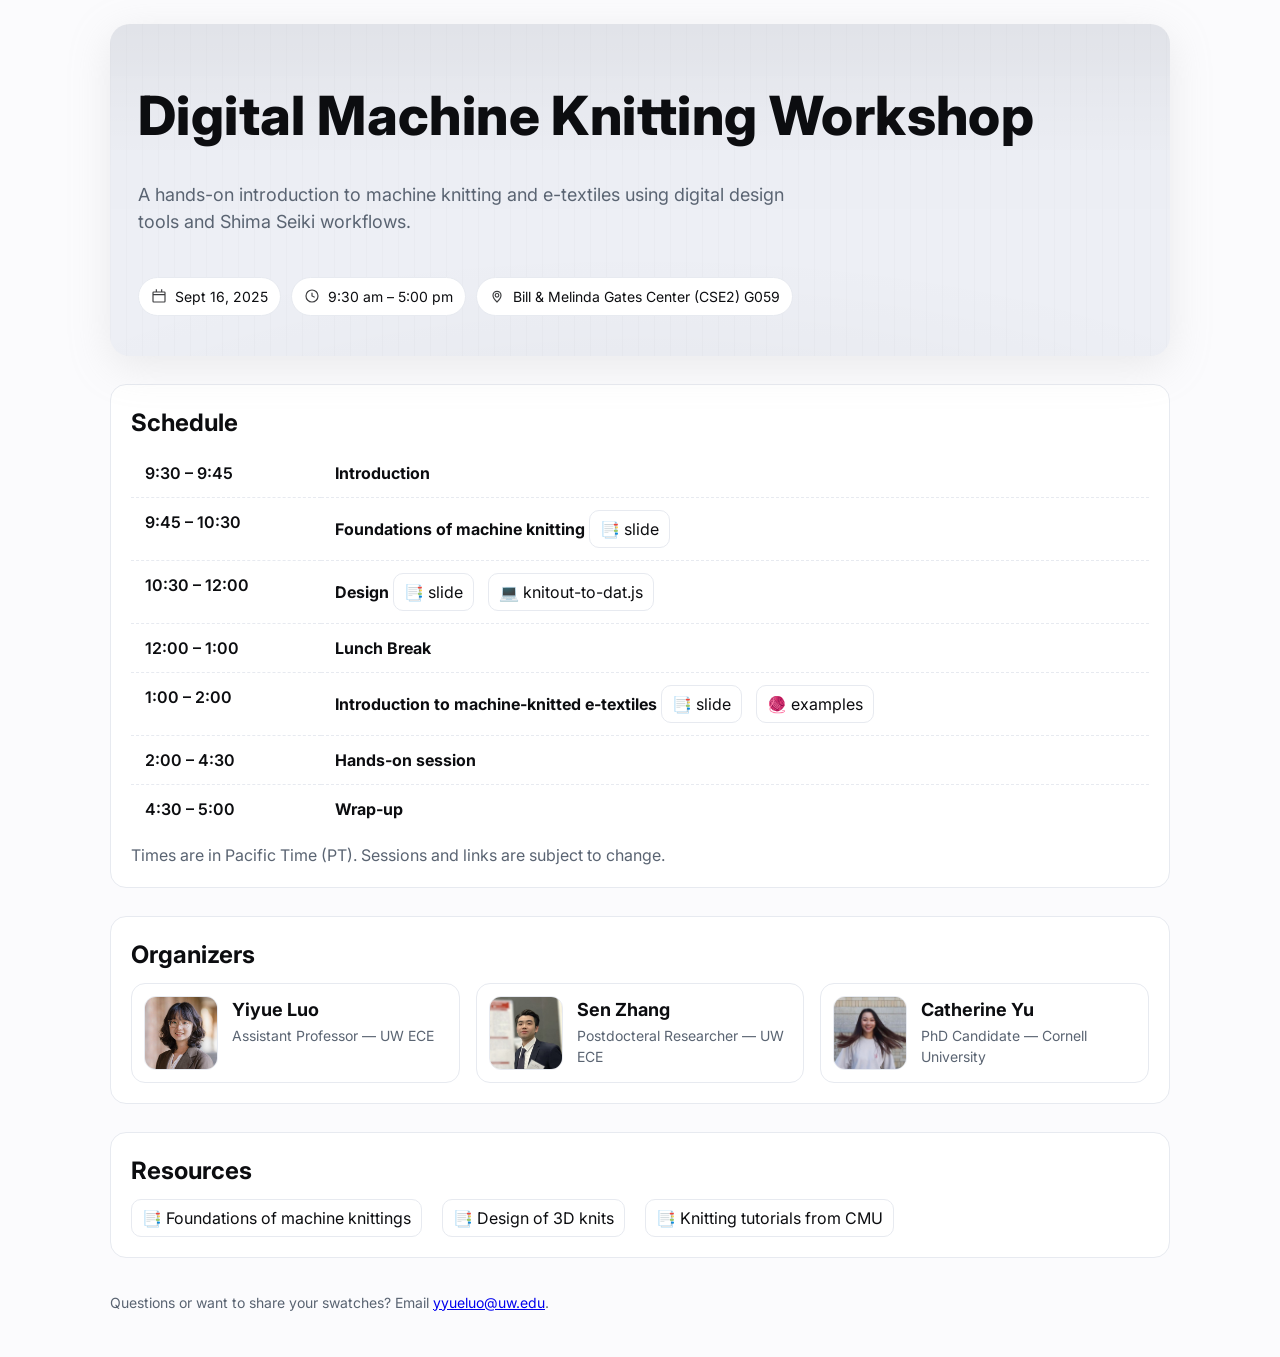
<file: knitting.html>
<!DOCTYPE html>
<html lang="en">
<head>
  <meta charset="utf-8" />
  <meta name="viewport" content="width=device-width, initial-scale=1" />
  <title>Digital Machine Knitting Workshop — Sept 16, 2025</title>
  <meta name="description" content="Digital Machine Knitting Workshop at UW — September 16, 2025, 9:30am–5:00pm, Bill & Melinda Gates Center (CSE2) G059." />
  <link rel="preconnect" href="https://fonts.googleapis.com">
  <link rel="preconnect" href="https://fonts.gstatic.com" crossorigin>
  <link href="https://fonts.googleapis.com/css2?family=Inter:wght@300;400;600;800&display=swap" rel="stylesheet">
  <style>
    :root{
      --bg: #0c0d10;
      --fg: #e6e7ea;
      --muted:#a9adb7;
      --brand:#69d0ff;
      --accent:#a2f59b;
      --card:#14161b;
      --ring:#2b303b;
    }
    @media (prefers-color-scheme: light){
      :root{ --bg:#fbfbfd; --fg:#0c0d10; --muted:#5a6472; --brand:#0066ff; --accent:#1aa16b; --card:#ffffff; --ring:#e7eaf0; }
    }
    html,body{height:100%;}
    body{margin:0;font-family:Inter,system-ui,-apple-system,Segoe UI,Roboto,Helvetica,Arial,sans-serif;background:var(--bg);color:var(--fg);line-height:1.5;-webkit-font-smoothing:antialiased;}
    .wrap{max-width:1060px;margin-inline:auto;padding:24px;}
    header.hero{position:relative;border-radius:20px;overflow:hidden;background:radial-gradient(1200px 400px at 50% 140%, rgba(0,0,0,.04), transparent 60%),
      linear-gradient(180deg, rgba(0,0,0,.04), rgba(0,0,0,0) 40%),
      #edeff5;box-shadow:0 10px 40px rgba(182, 182, 182, 0.25);}
    /* Abstract needle-bed pattern */
    header.hero::before{content:"";position:absolute;inset:0;background:
      repeating-linear-gradient(
        to right,
        rgba(0,0,0,.06) 0 1px,
        rgba(0,0,0,0) 1px 16px
      ),
      linear-gradient(to bottom, rgba(0,0,0,.05), rgba(0,0,0,0) 58%);
      opacity:.22;mix-blend-mode:multiply;}
    .hero-inner{position:relative;display:grid;gap:18px;padding:64px 28px 40px 28px;}
    h1{margin:0;font-weight:800;letter-spacing:.4px;line-height:1.05;font-size:clamp(28px,5vw,54px);} 
    .tagline{font-size:clamp(14px,2.2vw,18px);color:var(--muted);max-width:60ch}
    .meta{display:flex;flex-wrap:wrap;gap:10px;margin-top:6px}
    .chip{display:inline-flex;align-items:center;gap:8px;padding:8px 12px;border-radius:999px;background:var(--card);border:1px solid var(--ring);font-size:14px}
    .chip svg{width:16px;height:16px;opacity:.8}
    .cta{display:flex;gap:12px;flex-wrap:wrap;margin-top:10px}
    .btn{appearance:none;border:none;background:var(--brand);color:white;padding:12px 16px;border-radius:12px;font-weight:700;cursor:pointer}
    .btn.alt{background:transparent;color:var(--fg);border:1px solid var(--ring)}
    section{margin-top:28px}
    .card{background:var(--card);border:1px solid var(--ring);border-radius:16px;padding:20px}
    .grid{display:grid;gap:18px}
    h2{margin:0 0 8px;font-size:24px}
    .schedule{width:100%;border-collapse:collapse}
    .schedule th,.schedule td{padding:12px 14px;border-bottom:1px dashed var(--ring);vertical-align:top}
    .schedule tr:last-child td{border-bottom:none}
    .when{white-space:nowrap;font-weight:600}
    .label{display:inline-flex;align-items:center;gap:6px;border:1px solid var(--ring);border-radius:999px;padding:4px 8px;margin-right:6px;font-size:12px;background:rgba(255,255,255,.02)}
    .resources a{display:inline-flex;align-items:center;gap:6px;margin-right:10px;padding:6px 10px;border-radius:10px;border:1px solid var(--ring);text-decoration:none;color:inherit}
    .muted{color:var(--muted)}
    footer{margin:34px 0 20px;color:var(--muted);font-size:14px}

    /* Organizers */
    .people{display:grid;grid-template-columns:repeat(auto-fit,minmax(260px,1fr));gap:16px;margin-top:10px}
    .person{display:flex;gap:14px;padding:12px;border:1px solid var(--ring);border-radius:14px;background:rgba(255,255,255,.02);text-decoration:none;color:inherit}
    .person:hover{transform:translateY(-1px);transition:transform .15s ease}
    .avatar{width:72px;height:72px;border-radius:12px;object-fit:cover;background:#d9dde6;border:1px solid var(--ring)}
    .person h3{margin:0 0 2px 0;font-size:18px}
    .person p{margin:0;color:var(--muted);font-size:14px}
  </style>
</head>
<body>
  <div class="wrap">
    <header class="hero" role="banner">
      <div class="hero-inner">
        <h1>Digital Machine Knitting Workshop</h1>
        <p class="tagline">A hands-on introduction to machine knitting and e-textiles using digital design tools and Shima Seiki workflows.</p>
        <div class="meta" aria-label="Event details">
          <span class="chip" title="Date" aria-label="Date">
            <!-- calendar icon -->
            <svg viewBox="0 0 24 24" fill="none" stroke="currentColor" stroke-width="1.75" aria-hidden="true"><path d="M16 2v4M8 2v4M3 10h18M4 6h16a1 1 0 0 1 1 1v13a1 1 0 0 1-1 1H4a1 1 0 0 1-1-1V7a1 1 0 0 1 1-1Z"/></svg>
            Sept 16, 2025
          </span>
          <span class="chip" title="Time" aria-label="Time">
            <svg viewBox="0 0 24 24" fill="none" stroke="currentColor" stroke-width="1.75" aria-hidden="true"><path d="M12 7v5l4 2"/><circle cx="12" cy="12" r="9"/></svg>
            9:30 am – 5:00 pm
          </span>
          <span class="chip" title="Location" aria-label="Location">
            <svg viewBox="0 0 24 24" fill="none" stroke="currentColor" stroke-width="1.75" aria-hidden="true"><path d="M12 21s-6-5.2-6-10a6 6 0 1 1 12 0c0 4.8-6 10-6 10Z"/><circle cx="12" cy="11" r="2.7"/></svg>
            Bill & Melinda Gates Center (CSE2) G059
          </span>
        </div>
      </div>
    </header>

    <section id="schedule" class="card" aria-labelledby="sched-title">
      <h2 id="sched-title">Schedule</h2>
      <table class="schedule" role="table" aria-describedby="sched-caption">
        <caption id="sched-caption" class="muted" style="caption-side: bottom; text-align:left; padding-top:10px">Times are in Pacific Time (PT). Sessions and links are subject to change.</caption>
        <tbody>
          <tr>
            <td class="when">9:30 – 9:45</td>
            <td><strong>Introduction</strong></td>
          </tr>
          <tr>
            <td class="when">9:45 – 10:30</td>
            <td>
              <strong>Foundations of machine knitting</strong>
              <span class="resources"><a href="https://docs.google.com/presentation/d/1XD4_EWn84m1Rm7m00DGw68VozikcKPAK/edit?usp=sharing&ouid=106626216731210694908&rtpof=true&sd=true" aria-label="Slides for Foundations">📑 slide</a></span>
            </td>
          </tr>
          <tr>
            <td class="when">10:30 – 12:00</td>
            <td>
              <strong>Design</strong>
              <span class="resources">
                <a href="https://www.notion.so/Machine-Knitting-with-Knitout-101-26ee4d76b5e380db8549de51cb2ef0be" aria-label="Slides for tutorial">📑 slide</a>
                <a href="https://drive.google.com/file/d/1ztZFclhqMiVSoCCiBOuA4_Ok9eHMXexE/view?usp=sharing" aria-label="Code base" >💻 knitout-to-dat.js</a>
                <!-- <a href="#" aria-label="Examples">🧶 examples</a> -->
              </span>
            </td>
          </tr>
          <tr>
            <td class="when" aria-label="Lunch break">12:00 – 1:00</td>
            <td><strong>Lunch Break</strong></td>
          </tr>
          <tr>
            <td class="when">1:00 – 2:00</td>
            <td>
              <strong>Introduction to machine-knitted e-textiles</strong>
              <span class="resources">
                <a href="https://docs.google.com/presentation/d/1Lw9goAcL729x5BjAOWdJWx7NXDoaC-BI/edit?usp=sharing&ouid=106626216731210694908&rtpof=true&sd=true" aria-label="Slides for e-textiles intro">📑 slide</a>
                <a href="https://drive.google.com/drive/folders/1OhrOFh1EaI0i3ysTZWAbgwcJrr_mrNPU?usp=sharing" aria-label="Examples for e-textiles intro">🧶 examples</a>
              </span>
            </td>
          </tr>
          <tr>
            <td class="when">2:00 – 4:30</td>
            <td><strong>Hands-on session</strong></td>
          </tr>
          <tr>
            <td class="when">4:30 – 5:00</td>
            <td><strong>Wrap-up</strong></td>
          </tr>
        </tbody>
      </table>
    </section>

    <!-- Organizers -->
    <section id="organizers" class="card" aria-labelledby="org-title">
      <h2 id="org-title">Organizers</h2>
      <div class="people">
        <a class="person" href="https://yyueluo.com/" target="_blank" rel="noopener">
          <img class="avatar" src="image/headshot6.jpg" alt="Portrait">
          <div>
            <h3>Yiyue Luo</h3>
            <p>Assistant Professor — UW ECE</p>
          </div>
        </a>

        <a class="person" href="https://www.linkedin.com/in/sen-zhang-99b6a617b/" target="_blank" rel="noopener">
          <img class="avatar" src="image/SenZhang.jpg" alt="Portrait">
          <div>
            <h3>Sen Zhang</h3>
            <p>Postdocteral Researcher — UW ECE</p>
          </div>
        </a>

        <a class="person" href="https://catherineyu.com/" target="_blank" rel="noopener">
          <img class="avatar" src="image/catherine-profile.jpeg" alt="Portrait">
          <div>
            <h3>Catherine Yu</h3>
            <p>PhD Candidate — Cornell University</p>
          </div>
        </a>
      </div>
    </section>
  <!-- Resources -->
  <section id="resources" class="card" aria-labelledby="res-title">
    <h2 id="res-title">Resources</h2>
    
    <div class="resources" style="margin-top:10px;display:flex;flex-wrap:wrap;gap:10px">
      <!-- Slides & Notes -->
      <a href="https://akaspar.pages.cba.mit.edu/machine-knitting/" aria-label="Foundations of machine knitting">📑 Foundations of machine knittings</a>
      <a href="https://core.ac.uk/download/pdf/15614587.pdf" aria-label="E-textiles introduction slides">📑 Design of 3D knits</a>
      <a href="https://textiles-lab.github.io/posts/" aria-label="E-textiles introduction slides">📑 Knitting tutorials from CMU</a>
    </div>
  </section>

  <footer>
    Questions or want to share your swatches? Email <a href="mailto:yyueluo@uw.edu">yyueluo@uw.edu</a>.
  </footer>

  </div>
</body>
</html>
</file>
